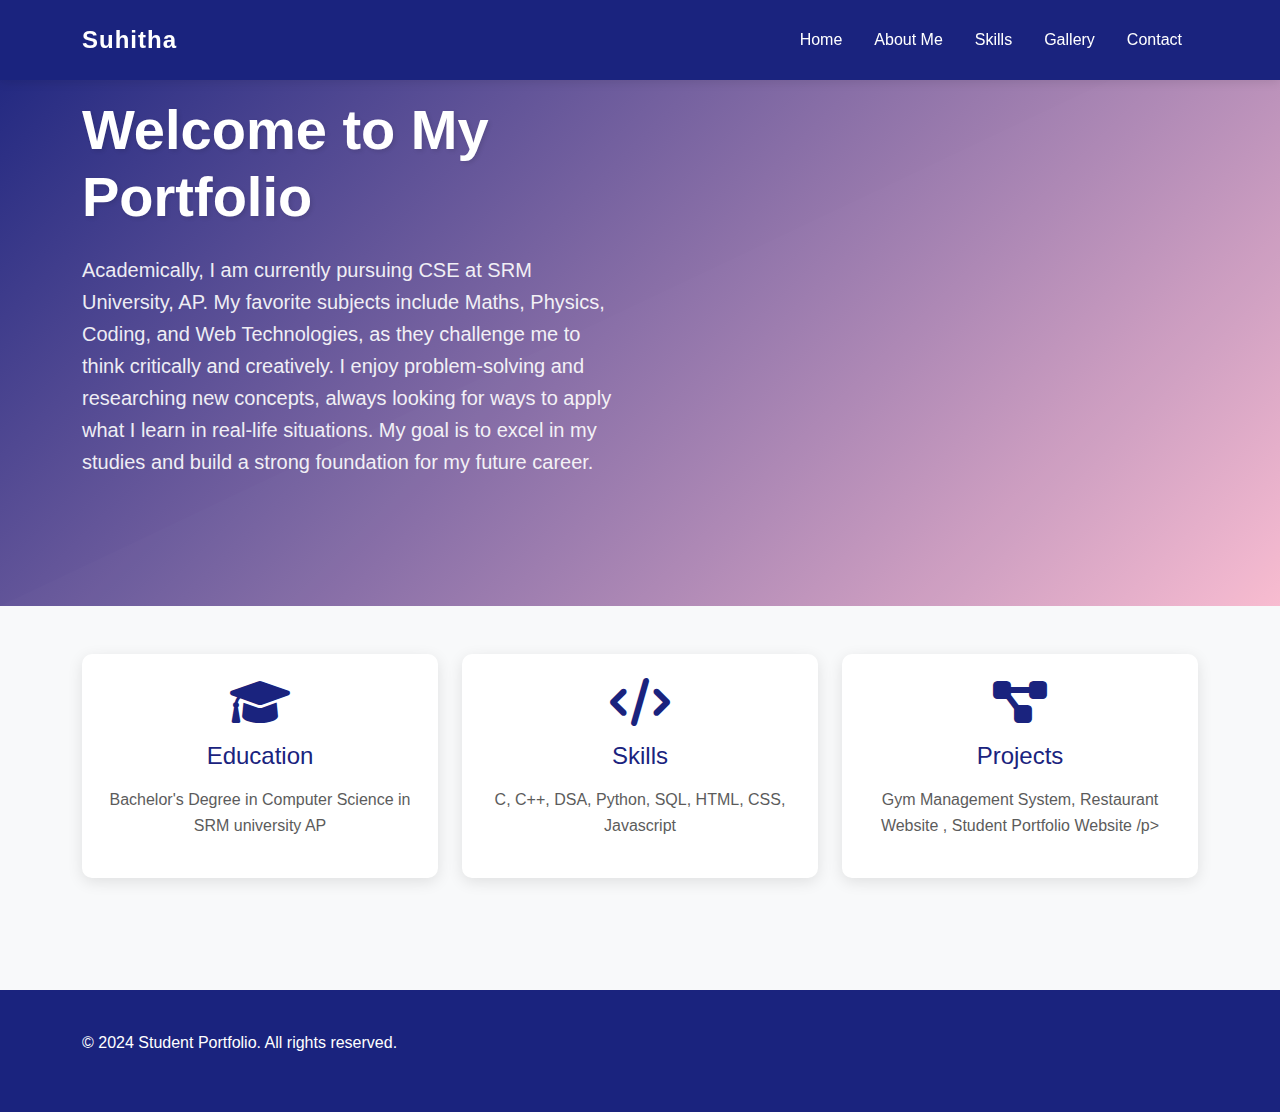
<file: index.html>
<!DOCTYPE html>
<html lang="en">
<head>
    <meta charset="UTF-8">
    <meta name="viewport" content="width=device-width, initial-scale=1.0">
    <title>Student Portfolio</title>
    <!-- Bootstrap CSS -->
    <link href="https://cdn.jsdelivr.net/npm/bootstrap@5.3.0/dist/css/bootstrap.min.css" rel="stylesheet">
    <!-- Custom CSS -->
    <link rel="stylesheet" href="css/style.css">
    <!-- Font Awesome -->
    <link rel="stylesheet" href="https://cdnjs.cloudflare.com/ajax/libs/font-awesome/6.0.0/css/all.min.css">
    <!-- Google Fonts -->
    <link href="https://fonts.googleapis.com/css2?family=Poppins:wght@300;400;500;600;700&display=swap" rel="stylesheet">
</head>
<body>
    <!-- Navigation -->
    <nav class="navbar navbar-expand-lg navbar-dark fixed-top">
        <div class="container">
            <a class="navbar-brand" href="index.html">Suhitha</a>
            <button class="navbar-toggler" type="button" data-bs-toggle="collapse" data-bs-target="#navbarNav">
                <span class="navbar-toggler-icon"></span>
            </button>
            <div class="collapse navbar-collapse" id="navbarNav">
                <ul class="navbar-nav ms-auto">
                    <li class="nav-item">
                        <a class="nav-link active" href="index.html">Home</a>
                    </li>
                    <li class="nav-item">
                        <a class="nav-link" href="about.html">About Me</a>
                    </li>
                    <li class="nav-item">
                        <a class="nav-link" href="skills.html">Skills</a>
                    </li>
                    <li class="nav-item">
                        <a class="nav-link" href="gallery.html">Gallery</a>
                    </li>
                    <li class="nav-item">
                        <a class="nav-link" href="contact.html">Contact</a>
                    </li>
                </ul>
            </div>
        </div>
    </nav>

    <!-- Hero Section -->
    <section class="hero">
        <div class="container">
            <div class="row align-items-center">
                <div class="col-lg-6">
                    <h1>Welcome to My Portfolio</h1>
                    <p class="lead">

                        Academically, I am currently pursuing CSE at SRM University, AP. My favorite subjects include Maths, Physics, Coding, and Web Technologies, as they challenge me to think critically and creatively. I enjoy problem-solving and researching new concepts, always looking for ways to apply what I learn in real-life situations. My goal is to excel in my studies and build a strong foundation for my future career.</p>
                    
                </div>
                
            </div>
        </div>
    </section>

    <!-- Features Section -->
    <section class="py-5">
        <div class="container">
            <div class="row g-4">
                <div class="col-md-4">
                    <div class="feature-card text-center p-4">
                        <i class="fas fa-graduation-cap fa-3x mb-3" style="color: var(--primary-color);"></i>
                        <h3>Education</h3>
                        <p>Bachelor's Degree in Computer Science in SRM university AP</p>
                    </div>
                </div>
                <div class="col-md-4">
                    <div class="feature-card text-center p-4">
                        <i class="fas fa-code fa-3x mb-3" style="color: var(--primary-color);"></i>
                        <h3>Skills</h3>
                        <p>C, C++, DSA, Python, SQL, HTML, CSS, Javascript
                        </p>
                    </div>
                </div>
                <div class="col-md-4">
                    <div class="feature-card text-center p-4">
                        <i class="fas fa-project-diagram fa-3x mb-3" style="color: var(--primary-color);"></i>
                        <h3>Projects</h3>
                        <p>Gym Management System, Restaurant Website , Student Portfolio Website /p>
                    </div>
                </div>
            </div>
        </div>
    </section>

    <!-- Footer -->
    <footer class="footer">
        <div class="container">
            <div class="row">
                <div class="col-md-6">
                    <p>&copy; 2024 Student Portfolio. All rights reserved.</p>
                </div>
                
            </div>
        </div>
    </footer>

    <!-- Bootstrap JS -->
    <script src="https://cdn.jsdelivr.net/npm/bootstrap@5.3.0/dist/js/bootstrap.bundle.min.js"></script>
    <!-- Custom JS -->
    <script src="js/main.js"></script>
</body>
</html>
</file>
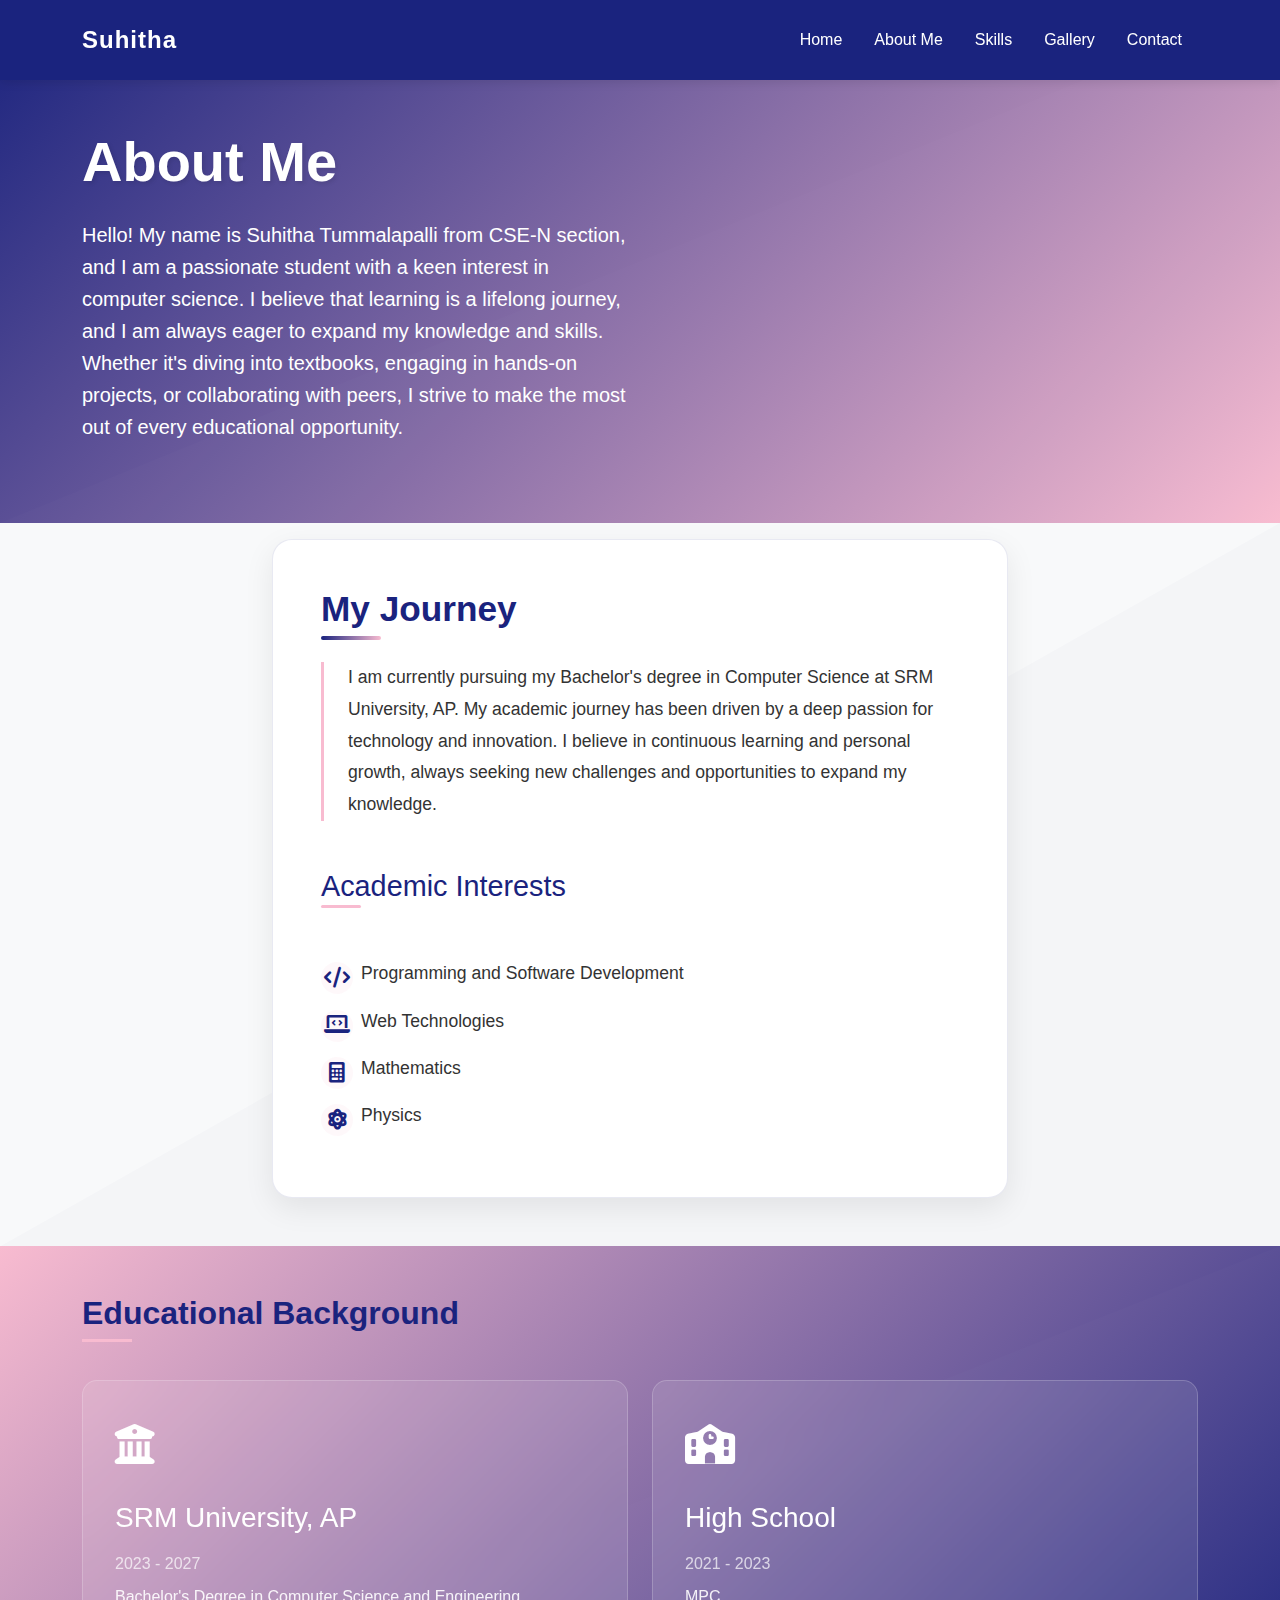
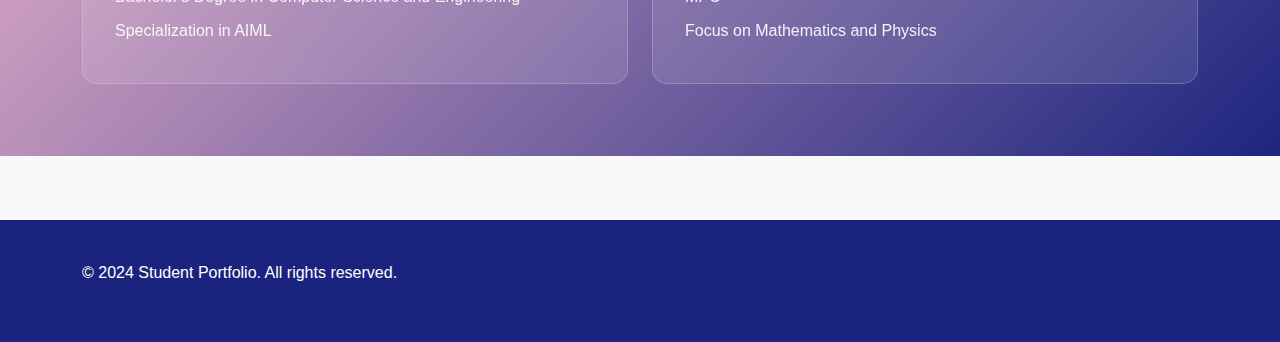
<file: about.html>
<!DOCTYPE html>
<html lang="en">
<head>
    <meta charset="UTF-8">
    <meta name="viewport" content="width=device-width, initial-scale=1.0">
    <title>About Me - Student Portfolio</title>
    <!-- Bootstrap CSS -->
    <link href="https://cdn.jsdelivr.net/npm/bootstrap@5.3.0/dist/css/bootstrap.min.css" rel="stylesheet">
    <!-- Custom CSS -->
    <link rel="stylesheet" href="css/style.css">
    <!-- Font Awesome -->
    <link rel="stylesheet" href="https://cdnjs.cloudflare.com/ajax/libs/font-awesome/6.0.0/css/all.min.css">
    <!-- Google Fonts -->
    <link href="https://fonts.googleapis.com/css2?family=Poppins:wght@300;400;500;600;700&display=swap" rel="stylesheet">
</head>
<body>
    <!-- Navigation -->
    <nav class="navbar navbar-expand-lg navbar-dark fixed-top">
        <div class="container">
            <a class="navbar-brand" href="index.html">Suhitha</a>
            <button class="navbar-toggler" type="button" data-bs-toggle="collapse" data-bs-target="#navbarNav">
                <span class="navbar-toggler-icon"></span>
            </button>
            <div class="collapse navbar-collapse" id="navbarNav">
                <ul class="navbar-nav ms-auto">
                    <li class="nav-item">
                        <a class="nav-link" href="index.html">Home</a>
                    </li>
                    <li class="nav-item">
                        <a class="nav-link active" href="about.html">About Me</a>
                    </li>
                    <li class="nav-item">
                        <a class="nav-link" href="skills.html">Skills</a>
                    </li>
                    <li class="nav-item">
                        <a class="nav-link" href="gallery.html">Gallery</a>
                    </li>
                    <li class="nav-item">
                        <a class="nav-link" href="contact.html">Contact</a>
                    </li>
                </ul>
            </div>
        </div>
    </nav>

    <!-- About Hero Section -->
    <section class="about-hero">
        <div class="container">
            <div class="row align-items-center">
                <div class="col-lg-6">
                    <h1 class="display-4 fw-bold">About Me</h1>
                    <p class="lead">Hello! My name is Suhitha Tummalapalli from CSE-N section, and I am a passionate student with a keen interest in computer science. I believe that learning is a lifelong journey, and I am always eager to expand my knowledge and skills. Whether it's diving into textbooks, engaging in hands-on projects, or collaborating with peers, I strive to make the most out of every educational opportunity.</p>
                </div>
                
            </div>
        </div>
    </section>

    <!-- About Content Section -->
    <section class="about-content py-5">
        <div class="container">
            <div class="row">
                <div class="col-lg-8 mx-auto">
                    <div class="about-card">
                        <h2 class="section-title">My Journey</h2>
                        <p>I am currently pursuing my Bachelor's degree in Computer Science at SRM University, AP. My academic journey has been driven by a deep passion for technology and innovation. I believe in continuous learning and personal growth, always seeking new challenges and opportunities to expand my knowledge.</p>
                        
                        <h3 class="mt-4">Academic Interests</h3>
                        <ul class="interests-list">
                            <li><i class="fas fa-code"></i> Programming and Software Development</li>
                            <li><i class="fas fa-laptop-code"></i> Web Technologies</li>
                            <li><i class="fas fa-calculator"></i> Mathematics</li>
                            <li><i class="fas fa-atom"></i> Physics</li>
                        </ul>
                    </div>
                </div>
            </div>
        </div>
    </section>

    <!-- Education Section -->
    <section class="education-section py-5">
        <div class="container">
            <h2 class="section-title text-center mb-5">Educational Background</h2>
            <div class="row">
                <div class="col-md-6 mb-4">
                    <div class="education-card">
                        <div class="education-icon">
                            <i class="fas fa-university"></i>
                        </div>
                        <h3>SRM University, AP</h3>
                        <p class="text-muted">2023 - 2027</p>
                        <p>Bachelor's Degree in Computer Science and Engineering</p>
                        <p>Specialization in AIML</p>
                    </div>
                </div>
                <div class="col-md-6 mb-4">
                    <div class="education-card">
                        <div class="education-icon">
                            <i class="fas fa-school"></i>
                        </div>
                        <h3>High School</h3>
                        <p class="text-muted">2021 - 2023</p>
                        <p>MPC</p>
                        <p>Focus on Mathematics and Physics</p>
                    </div>
                </div>
            </div>
        </div>
    </section>

    <!-- Footer -->
    <footer class="footer">
        <div class="container">
            <div class="row">
                <div class="col-md-6">
                    <p>&copy; 2024 Student Portfolio. All rights reserved.</p>
                </div>
                
            </div>
        </div>
    </footer>

    <!-- Bootstrap JS -->
    <script src="https://cdn.jsdelivr.net/npm/bootstrap@5.3.0/dist/js/bootstrap.bundle.min.js"></script>
    <!-- Custom JS -->
    <script src="js/main.js"></script>
</body>
</html>
</file>
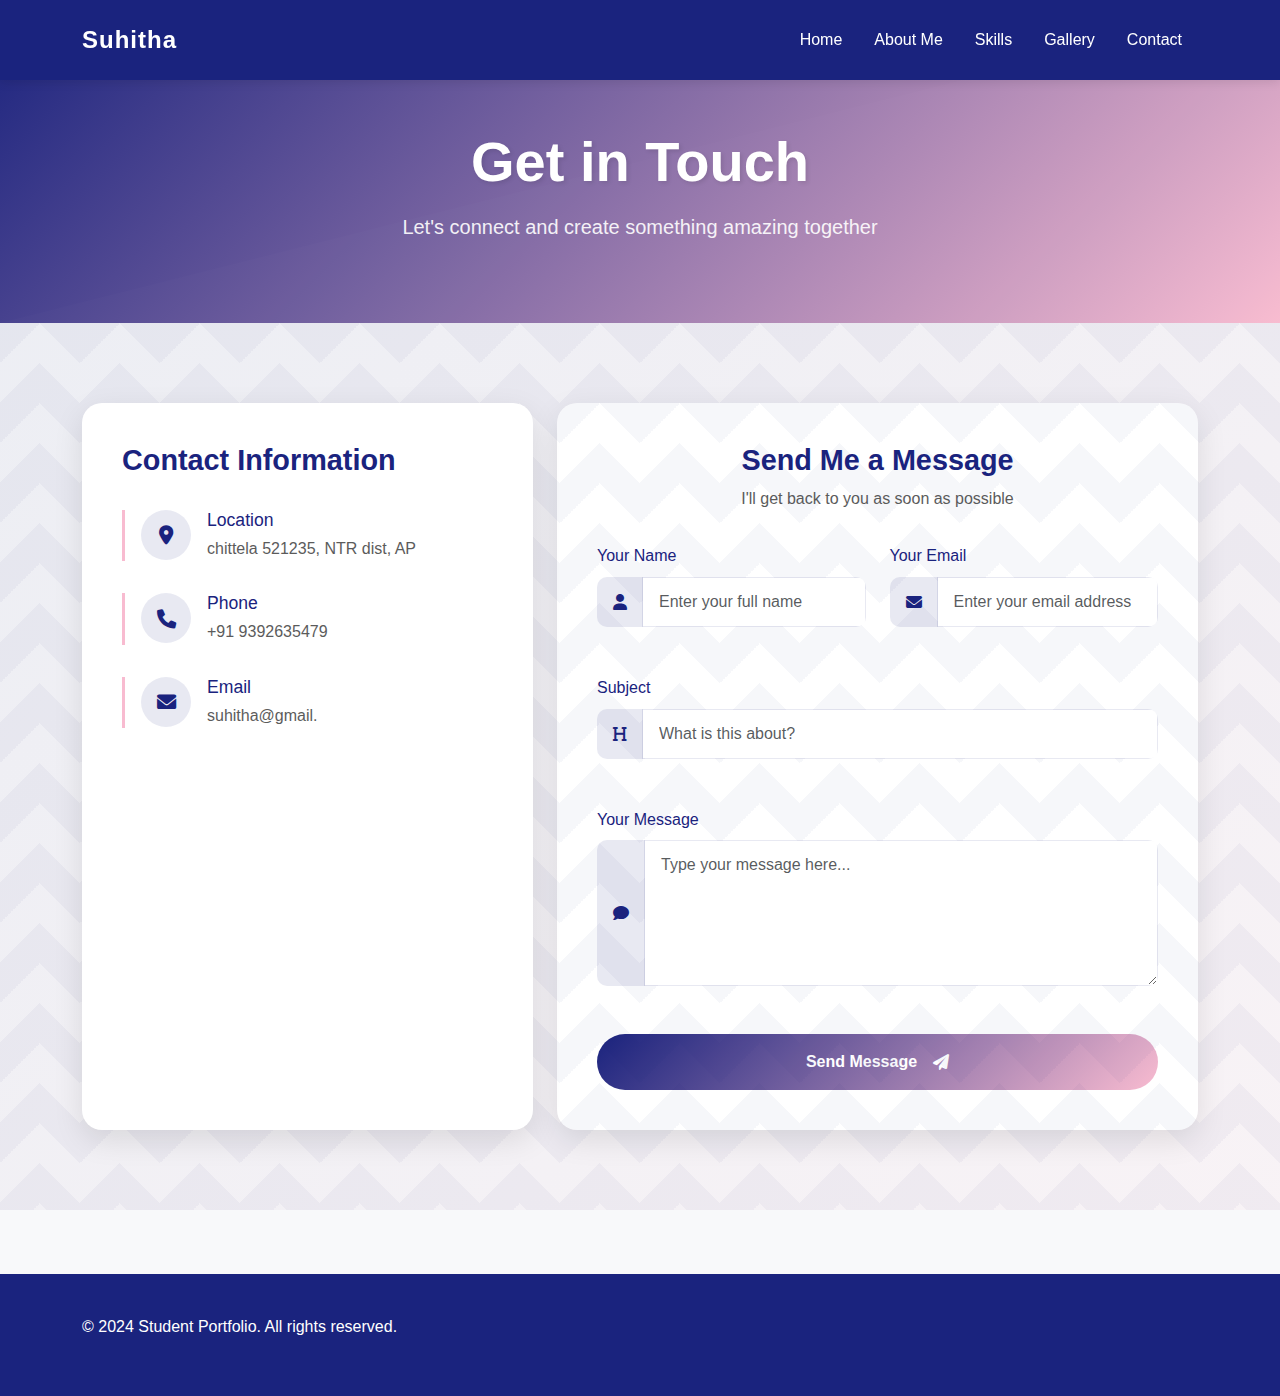
<file: contact.html>
<!DOCTYPE html>
<html lang="en">
<head>
    <meta charset="UTF-8">
    <meta name="viewport" content="width=device-width, initial-scale=1.0">
    <title>Contact - Student Portfolio</title>
    <!-- Bootstrap CSS -->
    <link href="https://cdn.jsdelivr.net/npm/bootstrap@5.3.0/dist/css/bootstrap.min.css" rel="stylesheet">
    <!-- Custom CSS -->
    <link rel="stylesheet" href="css/style.css">
    <!-- Font Awesome -->
    <link rel="stylesheet" href="https://cdnjs.cloudflare.com/ajax/libs/font-awesome/6.0.0/css/all.min.css">
    <!-- Google Fonts -->
    <link href="https://fonts.googleapis.com/css2?family=Poppins:wght@300;400;500;600;700&display=swap" rel="stylesheet">
</head>
<body>
    <!-- Navigation -->
    <nav class="navbar navbar-expand-lg navbar-dark fixed-top">
        <div class="container">
            <a class="navbar-brand" href="index.html">Suhitha</a>
            <button class="navbar-toggler" type="button" data-bs-toggle="collapse" data-bs-target="#navbarNav">
                <span class="navbar-toggler-icon"></span>
            </button>
            <div class="collapse navbar-collapse" id="navbarNav">
                <ul class="navbar-nav ms-auto">
                    <li class="nav-item">
                        <a class="nav-link" href="index.html">Home</a>
                    </li>
                    <li class="nav-item">
                        <a class="nav-link" href="about.html">About Me</a>
                    </li>
                    <li class="nav-item">
                        <a class="nav-link" href="skills.html">Skills</a>
                    </li>
                    <li class="nav-item">
                        <a class="nav-link" href="gallery.html">Gallery</a>
                    </li>
                    <li class="nav-item">
                        <a class="nav-link active" href="contact.html">Contact</a>
                    </li>
                </ul>
            </div>
        </div>
    </nav>

    <!-- Contact Hero Section -->
    <section class="contact-hero">
        <div class="container">
            <div class="row align-items-center">
                <div class="col-lg-12 text-center">
                    <h1 class="display-4 fw-bold">Get in Touch</h1>
                    <p class="lead">Let's connect and create something amazing together</p>
                </div>
            </div>
        </div>
    </section>

    <!-- Contact Section -->
    <section class="contact-section">
        <div class="container">
            <div class="row g-4 justify-content-center">
                <div class="col-lg-5">
                    <div class="contact-info-card">
                        <div class="contact-info-header">
                            <h3>Contact Information</h3>
                        </div>
                        <div class="contact-info-body">
                            <div class="contact-info-item">
                                <div class="contact-icon">
                                    <i class="fas fa-map-marker-alt"></i>
                                </div>
                                <div class="contact-details">
                                    <h4>Location</h4>
                                    <p>chittela 521235, NTR dist, AP</p>
                                </div>
                            </div>
                            <div class="contact-info-item">
                                <div class="contact-icon">
                                    <i class="fas fa-phone"></i>
                                </div>
                                <div class="contact-details">
                                    <h4>Phone</h4>
                                    <p>+91 9392635479</p>
                                </div>
                            </div>
                            <div class="contact-info-item">
                                <div class="contact-icon">
                                    <i class="fas fa-envelope"></i>
                                </div>
                                <div class="contact-details">
                                    <h4>Email</h4>
                                    <p>suhitha@gmail.</p>
                                </div>
                            </div>
                        </div>
                        
                    </div>
                </div>
                <div class="col-lg-7">
                    <div class="contact-form-card">
                        <div class="contact-form-header">
                            <h3>Send Me a Message</h3>
                            <p>I'll get back to you as soon as possible</p>
                        </div>
                        <form id="contactForm" action="contact.php" method="POST" class="contact-form">
                            <div class="row g-4">
                                <div class="col-md-6">
                                    <div class="form-group">
                                        <label for="name">Your Name</label>
                                        <div class="input-group">
                                            <span class="input-group-text"><i class="fas fa-user"></i></span>
                                            <input type="text" class="form-control" id="name" name="name" placeholder="Enter your full name" required>
                                        </div>
                                    </div>
                                </div>
                                <div class="col-md-6">
                                    <div class="form-group">
                                        <label for="email">Your Email</label>
                                        <div class="input-group">
                                            <span class="input-group-text"><i class="fas fa-envelope"></i></span>
                                            <input type="email" class="form-control" id="email" name="email" placeholder="Enter your email address" required>
                                        </div>
                                    </div>
                                </div>
                                <div class="col-12">
                                    <div class="form-group">
                                        <label for="subject">Subject</label>
                                        <div class="input-group">
                                            <span class="input-group-text"><i class="fas fa-heading"></i></span>
                                            <input type="text" class="form-control" id="subject" name="subject" placeholder="What is this about?" required>
                                        </div>
                                    </div>
                                </div>
                                <div class="col-12">
                                    <div class="form-group">
                                        <label for="message">Your Message</label>
                                        <div class="input-group">
                                            <span class="input-group-text"><i class="fas fa-comment"></i></span>
                                            <textarea class="form-control" id="message" name="message" rows="5" placeholder="Type your message here..." required></textarea>
                                        </div>
                                    </div>
                                </div>
                                <div class="col-12">
                                    <button onclick="sendMessage()" type="button" class="btn btn-send" style="cursor: pointer;">
                                        <span>Send Message</span>
                                        <i class="fas fa-paper-plane ms-2"></i>
                                    </button>
                                </div>
                            </div>
                        </form>
                    </div>
                </div>
            </div>
        </div>
    </section>

    <!-- Footer -->
    <footer class="footer">
        <div class="container">
            <div class="row">
                <div class="col-md-6">
                    <p>&copy; 2024 Student Portfolio. All rights reserved.</p>
                </div>
               
            </div>
        </div>
    </footer>

    <!-- Bootstrap JS -->
    <script src="https://cdn.jsdelivr.net/npm/bootstrap@5.3.0/dist/js/bootstrap.bundle.min.js"></script>
    <!-- Custom JS -->
    <script src="js/main.js"></script>
    <script>
        function sendMessage() {
            // Get all form values
            var name = document.getElementById('name').value;
            var email = document.getElementById('email').value;
            var subject = document.getElementById('subject').value;
            var message = document.getElementById('message').value;

            // Check if all fields are filled
            if(name === '' || email === '' || subject === '' || message === '') {
                alert('Please fill all fields');
                return;
            }

            // Create form data
            var formData = new FormData();
            formData.append('name', name);
            formData.append('email', email);
            formData.append('subject', subject);
            formData.append('message', message);

            // Send data to PHP file
            fetch('contact.php', {
                method: 'POST',
                body: formData
            })
            .then(function(response) {
                return response.json();
            })
            .then(function(data) {
                alert('Message sent successfully!');
                document.getElementById('contactForm').reset();
                window.location.reload();
            })
            .catch(function(error) {
                alert('Error sending message. Please try again.');
                console.error('Error:', error);
            });
        }
    </script>
</body>
</html>
</file>
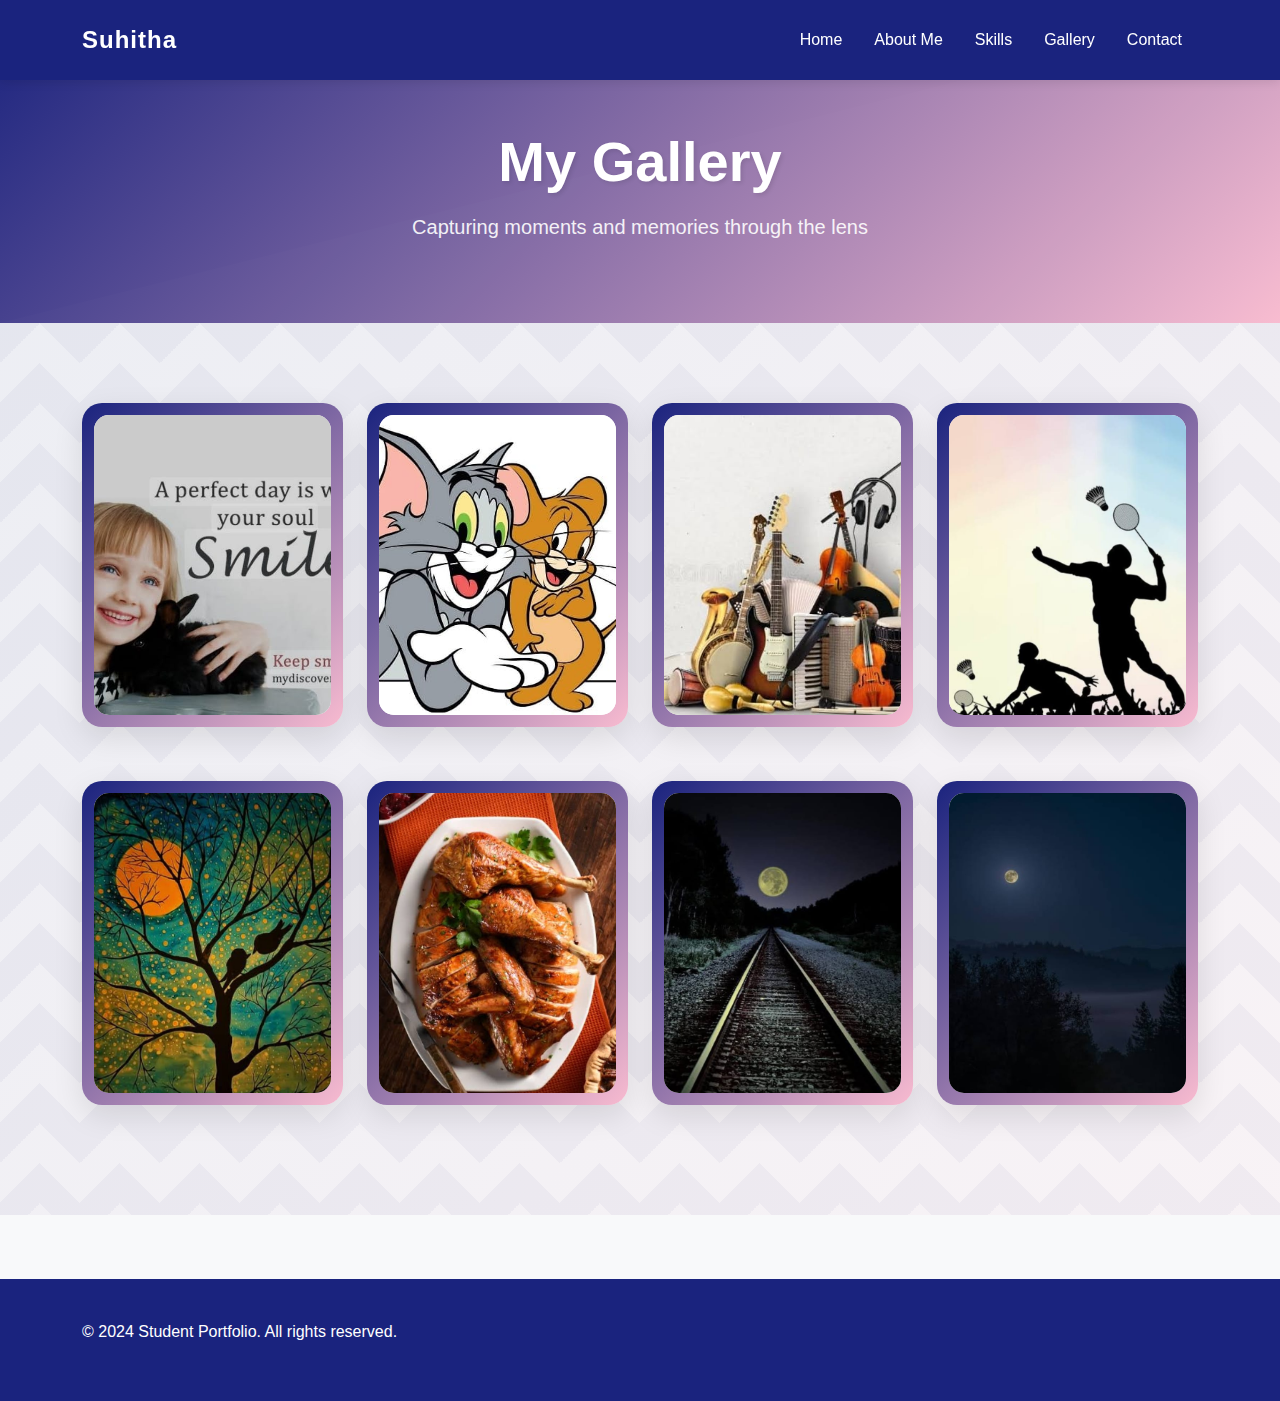
<file: gallery.html>
<!DOCTYPE html>
<html lang="en">
<head>
    <meta charset="UTF-8">
    <meta name="viewport" content="width=device-width, initial-scale=1.0">
    <title>Gallery - Student Portfolio</title>
    <!-- Bootstrap CSS -->
    <link href="https://cdn.jsdelivr.net/npm/bootstrap@5.3.0/dist/css/bootstrap.min.css" rel="stylesheet">
    <!-- Custom CSS -->
    <link rel="stylesheet" href="css/style.css">
    <!-- Font Awesome -->
    <link rel="stylesheet" href="https://cdnjs.cloudflare.com/ajax/libs/font-awesome/6.0.0/css/all.min.css">
    <!-- Google Fonts -->
    <link href="https://fonts.googleapis.com/css2?family=Poppins:wght@300;400;500;600;700&display=swap" rel="stylesheet">
</head>
<body>
    <!-- Navigation -->
    <nav class="navbar navbar-expand-lg navbar-dark fixed-top">
        <div class="container">
            <a class="navbar-brand" href="index.html">Suhitha</a>
            <button class="navbar-toggler" type="button" data-bs-toggle="collapse" data-bs-target="#navbarNav">
                <span class="navbar-toggler-icon"></span>
            </button>
            <div class="collapse navbar-collapse" id="navbarNav">
                <ul class="navbar-nav ms-auto">
                    <li class="nav-item">
                        <a class="nav-link" href="index.html">Home</a>
                    </li>
                    <li class="nav-item">
                        <a class="nav-link" href="about.html">About Me</a>
                    </li>
                    <li class="nav-item">
                        <a class="nav-link" href="skills.html">Skills</a>
                    </li>
                    <li class="nav-item">
                        <a class="nav-link active" href="gallery.html">Gallery</a>
                    </li>
                    <li class="nav-item">
                        <a class="nav-link" href="contact.html">Contact</a>
                    </li>
                </ul>
            </div>
        </div>
    </nav>

    <!-- Gallery Hero Section -->
    <section class="gallery-hero">
        <div class="container">
            <div class="row align-items-center">
                <div class="col-lg-12 text-center">
                    <h1 class="display-4 fw-bold">My Gallery</h1>
                    <p class="lead">Capturing moments and memories through the lens</p>
                </div>
            </div>
        </div>
    </section>

    <!-- Gallery Section -->
    <section class="gallery-section">
        <div class="container">
            <div class="row g-4">
                <!-- Gallery Item 1 -->
                <div class="col-md-6 col-lg-3">
                    <div class="gallery-item">
                        <div class="gallery-image">
                            <img src="s1.jpg" alt="Gallery Image 1" class="img-fluid">
                            <div class="gallery-overlay">
                                <div class="gallery-icon">
                                    <i class="fas fa-expand"></i>
                                </div>
                            </div>
                        </div>
                    </div>
                </div>
                <!-- Gallery Item 2 -->
                <div class="col-md-6 col-lg-3">
                    <div class="gallery-item">
                        <div class="gallery-image">
                            <img src="s2.jpg" alt="Gallery Image 2" class="img-fluid">
                            <div class="gallery-overlay">
                                <div class="gallery-icon">
                                    <i class="fas fa-expand"></i>
                                </div>
                            </div>
                        </div>
                    </div>
                </div>
                <!-- Gallery Item 3 -->
                <div class="col-md-6 col-lg-3">
                    <div class="gallery-item">
                        <div class="gallery-image">
                            <img src="s3.jpg" alt="Gallery Image 3" class="img-fluid">
                            <div class="gallery-overlay">
                                <div class="gallery-icon">
                                    <i class="fas fa-expand"></i>
                                </div>
                            </div>
                        </div>
                    </div>
                </div>
                <!-- Gallery Item 4 -->
                <div class="col-md-6 col-lg-3">
                    <div class="gallery-item">
                        <div class="gallery-image">
                            <img src="s4.jpg" alt="Gallery Image 4" class="img-fluid">
                            <div class="gallery-overlay">
                                <div class="gallery-icon">
                                    <i class="fas fa-expand"></i>
                                </div>
                            </div>
                        </div>
                    </div>
                </div>
                <!-- Gallery Item 5 -->
                <div class="col-md-6 col-lg-3">
                    <div class="gallery-item">
                        <div class="gallery-image">
                            <img src="s5.jpg" alt="Gallery Image 5" class="img-fluid">
                            <div class="gallery-overlay">
                                <div class="gallery-icon">
                                    <i class="fas fa-expand"></i>
                                </div>
                            </div>
                        </div>
                    </div>
                </div>
                <!-- Gallery Item 6 -->
                <div class="col-md-6 col-lg-3">
                    <div class="gallery-item">
                        <div class="gallery-image">
                            <img src="s6.jpg" alt="Gallery Image 6" class="img-fluid">
                            <div class="gallery-overlay">
                                <div class="gallery-icon">
                                    <i class="fas fa-expand"></i>
                                </div>
                            </div>
                        </div>
                    </div>
                </div>
                <!-- Gallery Item 7 -->
                <div class="col-md-6 col-lg-3">
                    <div class="gallery-item">
                        <div class="gallery-image">
                            <img src="s7.jpg" alt="Gallery Image 7" class="img-fluid">
                            <div class="gallery-overlay">
                                <div class="gallery-icon">
                                    <i class="fas fa-expand"></i>
                                </div>
                            </div>
                        </div>
                    </div>
                </div>
                <!-- Gallery Item 8 -->
                <div class="col-md-6 col-lg-3">
                    <div class="gallery-item">
                        <div class="gallery-image">
                            <img src="s8.jpg" alt="Gallery Image 8" class="img-fluid">
                            <div class="gallery-overlay">
                                <div class="gallery-icon">
                                    <i class="fas fa-expand"></i>
                                </div>
                            </div>
                        </div>
                    </div>
                </div>
            </div>
        </div>
    </section>

    <!-- Footer -->
    <footer class="footer">
        <div class="container">
            <div class="row">
                <div class="col-md-6">
                    <p>&copy; 2024 Student Portfolio. All rights reserved.</p>
                </div>
                
            </div>
        </div>
    </footer>

    <!-- Bootstrap JS -->
    <script src="https://cdn.jsdelivr.net/npm/bootstrap@5.3.0/dist/js/bootstrap.bundle.min.js"></script>
    <!-- Custom JS -->
    <script src="js/main.js"></script>
</body>
</html>
</file>
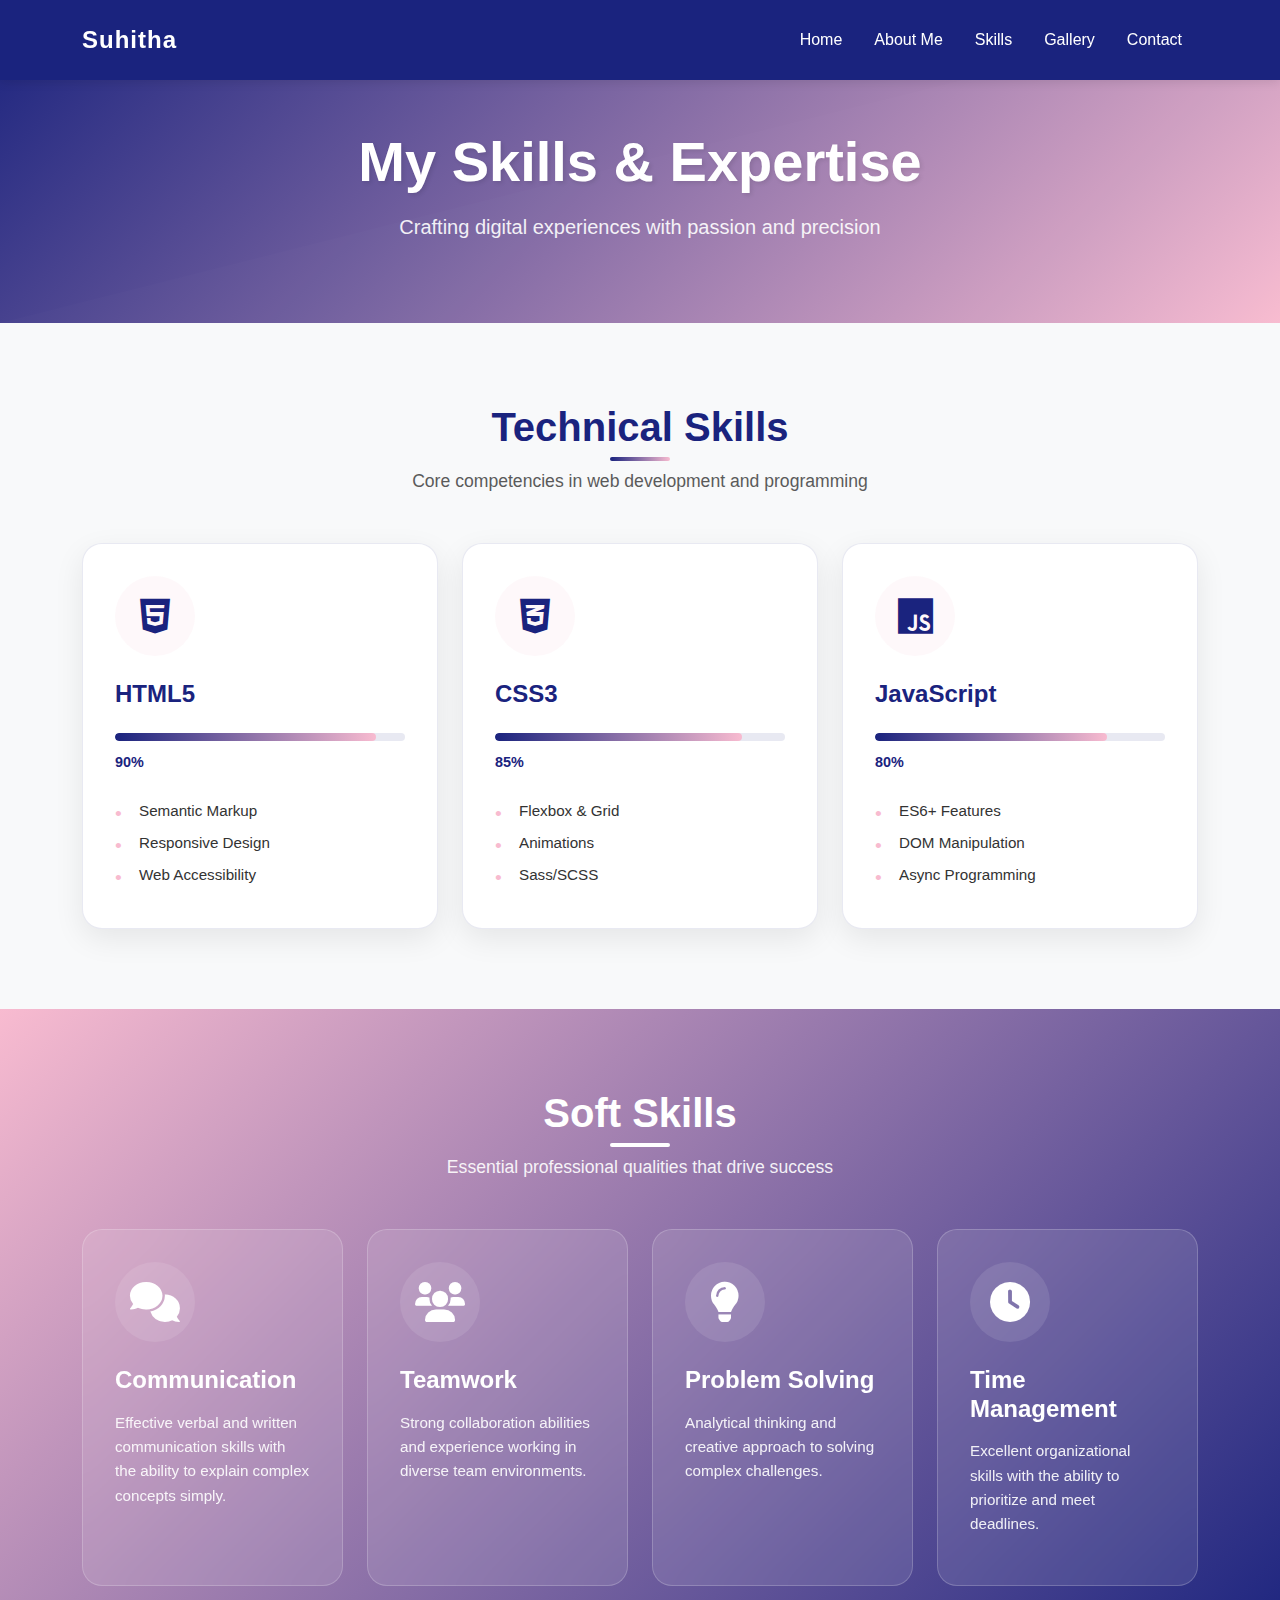
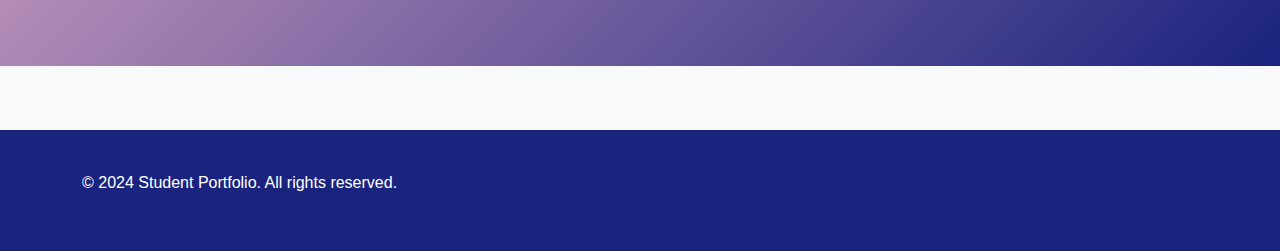
<file: skills.html>
<!DOCTYPE html>
<html lang="en">
<head>
    <meta charset="UTF-8">
    <meta name="viewport" content="width=device-width, initial-scale=1.0">
    <title>Skills - Student Portfolio</title>
    <!-- Bootstrap CSS -->
    <link href="https://cdn.jsdelivr.net/npm/bootstrap@5.3.0/dist/css/bootstrap.min.css" rel="stylesheet">
    <!-- Custom CSS -->
    <link rel="stylesheet" href="css/style.css">
    <!-- Font Awesome -->
    <link rel="stylesheet" href="https://cdnjs.cloudflare.com/ajax/libs/font-awesome/6.0.0/css/all.min.css">
    <!-- Google Fonts -->
    <link href="https://fonts.googleapis.com/css2?family=Poppins:wght@300;400;500;600;700&display=swap" rel="stylesheet">
</head>
<body>
    <!-- Navigation -->
    <nav class="navbar navbar-expand-lg navbar-dark fixed-top">
        <div class="container">
            <a class="navbar-brand" href="index.html">Suhitha</a>
            <button class="navbar-toggler" type="button" data-bs-toggle="collapse" data-bs-target="#navbarNav">
                <span class="navbar-toggler-icon"></span>
            </button>
            <div class="collapse navbar-collapse" id="navbarNav">
                <ul class="navbar-nav ms-auto">
                    <li class="nav-item">
                        <a class="nav-link" href="index.html">Home</a>
                    </li>
                    <li class="nav-item">
                        <a class="nav-link" href="about.html">About Me</a>
                    </li>
                    <li class="nav-item">
                        <a class="nav-link active" href="skills.html">Skills</a>
                    </li>
                    <li class="nav-item">
                        <a class="nav-link" href="gallery.html">Gallery</a>
                    </li>
                    <li class="nav-item">
                        <a class="nav-link" href="contact.html">Contact</a>
                    </li>
                </ul>
            </div>
        </div>
    </nav>

    <!-- Skills Hero Section -->
    <section class="skills-hero">
        <div class="container">
            <div class="row align-items-center">
                <div class="col-lg-12 text-center">
                    <h1 class="display-4 fw-bold">My Skills & Expertise</h1>
                    <p class="lead">Crafting digital experiences with passion and precision</p>
                </div>
            </div>
        </div>
    </section>

    <!-- Technical Skills Section -->
    <section class="skills-section">
        <div class="container">
            <div class="section-header text-center">
                <h2>Technical Skills</h2>
                <p class="section-subtitle">Core competencies in web development and programming</p>
            </div>
            
            <div class="row g-4">
                <div class="col-md-4">
                    <div class="skill-card technical">
                        <div class="skill-icon">
                            <i class="fab fa-html5"></i>
                        </div>
                        <h3>HTML5</h3>
                        <div class="skill-level">
                            <div class="skill-progress" data-level="90">
                                <div class="progress-bar"></div>
                            </div>
                            <span class="skill-percentage">90%</span>
                        </div>
                        <ul class="skill-details">
                            <li>Semantic Markup</li>
                            <li>Responsive Design</li>
                            <li>Web Accessibility</li>
                        </ul>
                    </div>
                </div>
                
                <div class="col-md-4">
                    <div class="skill-card technical">
                        <div class="skill-icon">
                            <i class="fab fa-css3-alt"></i>
                        </div>
                        <h3>CSS3</h3>
                        <div class="skill-level">
                            <div class="skill-progress" data-level="85">
                                <div class="progress-bar"></div>
                            </div>
                            <span class="skill-percentage">85%</span>
                        </div>
                        <ul class="skill-details">
                            <li>Flexbox & Grid</li>
                            <li>Animations</li>
                            <li>Sass/SCSS</li>
                        </ul>
                    </div>
                </div>
                
                <div class="col-md-4">
                    <div class="skill-card technical">
                        <div class="skill-icon">
                            <i class="fab fa-js"></i>
                        </div>
                        <h3>JavaScript</h3>
                        <div class="skill-level">
                            <div class="skill-progress" data-level="80">
                                <div class="progress-bar"></div>
                            </div>
                            <span class="skill-percentage">80%</span>
                        </div>
                        <ul class="skill-details">
                            <li>ES6+ Features</li>
                            <li>DOM Manipulation</li>
                            <li>Async Programming</li>
                        </ul>
                    </div>
                </div>
            </div>
        </div>
    </section>

    <!-- Soft Skills Section -->
    <section class="soft-skills-section">
        <div class="container">
            <div class="section-header text-center">
                <h2>Soft Skills</h2>
                <p class="section-subtitle">Essential professional qualities that drive success</p>
            </div>
            
            <div class="row g-4">
                <div class="col-md-3">
                    <div class="skill-card soft">
                        <div class="skill-icon">
                            <i class="fas fa-comments"></i>
                        </div>
                        <h3>Communication</h3>
                        <p>Effective verbal and written communication skills with the ability to explain complex concepts simply.</p>
                    </div>
                </div>
                
                <div class="col-md-3">
                    <div class="skill-card soft">
                        <div class="skill-icon">
                            <i class="fas fa-users"></i>
                        </div>
                        <h3>Teamwork</h3>
                        <p>Strong collaboration abilities and experience working in diverse team environments.</p>
                    </div>
                </div>
                
                <div class="col-md-3">
                    <div class="skill-card soft">
                        <div class="skill-icon">
                            <i class="fas fa-lightbulb"></i>
                        </div>
                        <h3>Problem Solving</h3>
                        <p>Analytical thinking and creative approach to solving complex challenges.</p>
                    </div>
                </div>
                
                <div class="col-md-3">
                    <div class="skill-card soft">
                        <div class="skill-icon">
                            <i class="fas fa-clock"></i>
                        </div>
                        <h3>Time Management</h3>
                        <p>Excellent organizational skills with the ability to prioritize and meet deadlines.</p>
                    </div>
                </div>
            </div>
        </div>
    </section>

    <!-- Footer -->
    <footer class="footer">
        <div class="container">
            <div class="row">
                <div class="col-md-6">
                    <p>&copy; 2024 Student Portfolio. All rights reserved.</p>
                </div>
                
            </div>
        </div>
    </footer>

    <!-- Bootstrap JS -->
    <script src="https://cdn.jsdelivr.net/npm/bootstrap@5.3.0/dist/js/bootstrap.bundle.min.js"></script>
    <!-- Custom JS -->
    <script src="js/main.js"></script>
</body>
</html>
</file>
<file: css/style.css>
:root {
    --primary-color: #1a237e; /* Dark Blue */
    --secondary-color: #f8bbd0; /* Light Pink */
    --text-color: #333;
    --light-text: #fff;
    --light-bg: #f8f9fa;
    --dark-bg: #1a237e;
}

body {
    font-family: 'Segoe UI', Tahoma, Geneva, Verdana, sans-serif;
    color: var(--text-color);
    background-color: var(--light-bg);
    line-height: 1.6;
}

/* Navigation */
.navbar {
    background-color: var(--primary-color);
    padding: 1rem 0;
    box-shadow: 0 2px 10px rgba(0, 0, 0, 0.1);
}

.navbar-brand {
    font-size: 1.5rem;
    font-weight: bold;
    color: var(--light-text) !important;
    letter-spacing: 1px;
}

.nav-link {
    color: var(--light-text) !important;
    margin: 0 0.5rem;
    transition: all 0.3s ease;
    font-weight: 500;
    position: relative;
}

.nav-link::after {
    content: '';
    position: absolute;
    width: 0;
    height: 2px;
    bottom: 0;
    left: 0;
    background-color: var(--secondary-color);
    transition: width 0.3s ease;
}

.nav-link:hover::after {
    width: 100%;
}

.nav-link:hover {
    color: var(--secondary-color) !important;
}

/* Hero Section */
.hero {
    padding: 6rem 0;
    background: linear-gradient(135deg, var(--primary-color) 0%, var(--secondary-color) 100%);
    color: var(--light-text);
    position: relative;
    overflow: hidden;
}

.hero::before {
    content: '';
    position: absolute;
    top: 0;
    left: 0;
    width: 100%;
    height: 100%;
    background: url('data:image/svg+xml;utf8,<svg xmlns="http://www.w3.org/2000/svg" viewBox="0 0 100 100" preserveAspectRatio="none"><polygon fill="rgba(255,255,255,0.1)" points="0,100 100,0 100,100"/></svg>');
    background-size: cover;
    opacity: 0.1;
}

.hero h1 {
    font-size: 3.5rem;
    font-weight: 700;
    margin-bottom: 1.5rem;
    line-height: 1.2;
    text-shadow: 2px 2px 4px rgba(0, 0, 0, 0.1);
}

.hero .lead {
    font-size: 1.25rem;
    margin-bottom: 2rem;
    opacity: 0.9;
}

.hero img {
    max-width: 350px;
    border: 8px solid var(--light-text);
    box-shadow: 0 10px 30px rgba(0, 0, 0, 0.2);
    transition: transform 0.3s ease;
}

.hero img:hover {
    transform: scale(1.05);
}

/* Buttons */
.btn-primary {
    background-color: var(--secondary-color);
    border-color: var(--secondary-color);
    color: var(--primary-color);
    padding: 0.75rem 2.5rem;
    font-weight: 600;
    border-radius: 50px;
    transition: all 0.3s ease;
    box-shadow: 0 4px 15px rgba(0, 0, 0, 0.1);
}

.btn-primary:hover {
    background-color: var(--primary-color);
    border-color: var(--primary-color);
    color: var(--light-text);
    transform: translateY(-2px);
    box-shadow: 0 6px 20px rgba(0, 0, 0, 0.15);
}

/* Footer */
.footer {
    background-color: var(--primary-color);
    color: var(--light-text);
    padding: 2.5rem 0;
    margin-top: 4rem;
}

.social-icon {
    color: var(--light-text);
    font-size: 1.5rem;
    margin-left: 1.5rem;
    transition: all 0.3s ease;
    display: inline-block;
}

.social-icon:hover {
    color: var(--secondary-color);
    transform: translateY(-3px);
}

/* Responsive Design */
@media (max-width: 768px) {
    .hero {
        text-align: center;
        padding: 4rem 0;
    }

    .hero h1 {
        font-size: 2.5rem;
    }

    .hero img {
        margin-top: 2rem;
        max-width: 250px;
    }

    .footer {
        text-align: center;
    }

    .footer .text-end {
        text-align: center !important;
        margin-top: 1.5rem;
    }

    .social-icon {
        margin: 0 0.75rem;
    }
}

/* Additional Styles */
.section-title {
    color: var(--primary-color);
    font-weight: 700;
    margin-bottom: 2rem;
    position: relative;
    display: inline-block;
}

.section-title::after {
    content: '';
    position: absolute;
    width: 50px;
    height: 3px;
    background-color: var(--secondary-color);
    bottom: -10px;
    left: 0;
}

.text-center .section-title::after {
    left: 50%;
    transform: translateX(-50%);
}

/* Feature Cards */
.feature-card {
    background-color: var(--light-text);
    border-radius: 10px;
    box-shadow: 0 4px 15px rgba(0, 0, 0, 0.1);
    transition: all 0.3s ease;
    height: 100%;
}

.feature-card:hover {
    transform: translateY(-5px);
    box-shadow: 0 8px 25px rgba(0, 0, 0, 0.15);
}

.feature-card h3 {
    color: var(--primary-color);
    font-size: 1.5rem;
    margin-bottom: 1rem;
}

.feature-card p {
    color: var(--text-color);
    opacity: 0.8;
}

.feature-card i {
    transition: transform 0.3s ease;
}

.feature-card:hover i {
    transform: scale(1.1);
}

/* Button Styles */
.btn-outline-light {
    border: 2px solid var(--light-text);
    color: var(--light-text);
    padding: 0.75rem 2.5rem;
    font-weight: 600;
    border-radius: 50px;
    transition: all 0.3s ease;
}

.btn-outline-light:hover {
    background-color: var(--light-text);
    color: var(--primary-color);
    transform: translateY(-2px);
    box-shadow: 0 4px 15px rgba(0, 0, 0, 0.1);
}

/* About Hero Section */
.about-hero {
    padding: 8rem 0 4rem;
    background: linear-gradient(135deg, var(--primary-color) 0%, var(--secondary-color) 100%);
    color: var(--light-text);
    position: relative;
    overflow: hidden;
}

.about-hero::before {
    content: '';
    position: absolute;
    top: 0;
    left: 0;
    width: 100%;
    height: 100%;
    background: url('data:image/svg+xml;utf8,<svg xmlns="http://www.w3.org/2000/svg" viewBox="0 0 100 100" preserveAspectRatio="none"><polygon fill="rgba(255,255,255,0.1)" points="0,100 100,0 100,100"/></svg>');
    background-size: cover;
    opacity: 0.1;
}

.about-hero h1 {
    font-size: 3.5rem;
    font-weight: 700;
    margin-bottom: 1.5rem;
    line-height: 1.2;
    text-shadow: 2px 2px 4px rgba(0, 0, 0, 0.1);
}

.profile-image-container {
    position: relative;
    display: inline-block;
}

.profile-image-container img {
    max-width: 300px;
    border: 8px solid var(--light-text);
    box-shadow: 0 10px 30px rgba(0, 0, 0, 0.2);
    transition: transform 0.3s ease;
}

.profile-image-container:hover img {
    transform: scale(1.05);
}

/* About Content Section */
.about-content {
    background-color: var(--light-bg);
    position: relative;
    padding: 5rem 0;
}

.about-content::before {
    content: '';
    position: absolute;
    top: 0;
    left: 0;
    width: 100%;
    height: 100%;
    background: url('data:image/svg+xml;utf8,<svg xmlns="http://www.w3.org/2000/svg" viewBox="0 0 100 100" preserveAspectRatio="none"><polygon fill="rgba(26,35,126,0.03)" points="0,100 100,0 100,100"/></svg>');
    background-size: cover;
    opacity: 0.5;
}

.about-card {
    background-color: var(--light-text);
    border-radius: 20px;
    padding: 3rem;
    box-shadow: 0 10px 30px rgba(0, 0, 0, 0.08);
    margin-top: -2rem;
    position: relative;
    z-index: 1;
    border: 1px solid rgba(26, 35, 126, 0.1);
    transition: all 0.3s ease;
}

.about-card:hover {
    transform: translateY(-5px);
    box-shadow: 0 15px 35px rgba(0, 0, 0, 0.1);
}

.about-card h2 {
    color: var(--primary-color);
    margin-bottom: 2rem;
    font-size: 2.2rem;
    position: relative;
    display: inline-block;
}

.about-card h2::after {
    content: '';
    position: absolute;
    width: 60px;
    height: 4px;
    background: linear-gradient(90deg, var(--primary-color), var(--secondary-color));
    bottom: -10px;
    left: 0;
    border-radius: 2px;
}

.about-card p {
    font-size: 1.1rem;
    line-height: 1.8;
    color: var(--text-color);
    margin-bottom: 1.5rem;
    position: relative;
    padding-left: 1.5rem;
    border-left: 3px solid var(--secondary-color);
}

.about-card h3 {
    color: var(--primary-color);
    font-size: 1.8rem;
    margin: 2rem 0 1.5rem;
    position: relative;
    display: inline-block;
}

.about-card h3::after {
    content: '';
    position: absolute;
    width: 40px;
    height: 3px;
    background: var(--secondary-color);
    bottom: -5px;
    left: 0;
    border-radius: 2px;
}

.interests-list {
    list-style: none;
    padding: 0;
    margin-top: 2rem;
}

.interests-list li {
    margin-bottom: 1.2rem;
    padding-left: 2.5rem;
    position: relative;
    color: var(--text-color);
    font-size: 1.1rem;
    transition: all 0.3s ease;
}

.interests-list li:hover {
    transform: translateX(5px);
    color: var(--primary-color);
}

.interests-list li i {
    position: absolute;
    left: 0;
    top: 0.2rem;
    color: var(--primary-color);
    font-size: 1.3rem;
    background: rgba(248, 187, 208, 0.1);
    padding: 0.5rem;
    border-radius: 50%;
    width: 2rem;
    height: 2rem;
    display: flex;
    align-items: center;
    justify-content: center;
    transition: all 0.3s ease;
}

.interests-list li:hover i {
    background: var(--secondary-color);
    color: var(--primary-color);
    transform: rotate(10deg);
}

/* Education Section */
.education-section {
    background: linear-gradient(135deg, var(--secondary-color) 0%, var(--primary-color) 100%);
    color: var(--light-text);
    position: relative;
    overflow: hidden;
}

.education-section::before {
    content: '';
    position: absolute;
    top: 0;
    left: 0;
    width: 100%;
    height: 100%;
    background: url('data:image/svg+xml;utf8,<svg xmlns="http://www.w3.org/2000/svg" viewBox="0 0 100 100" preserveAspectRatio="none"><polygon fill="rgba(255,255,255,0.1)" points="0,100 100,0 100,100"/></svg>');
    background-size: cover;
    opacity: 0.1;
}

.education-card {
    background-color: rgba(255, 255, 255, 0.1);
    backdrop-filter: blur(10px);
    border-radius: 15px;
    padding: 2rem;
    height: 100%;
    transition: transform 0.3s ease;
    border: 1px solid rgba(255, 255, 255, 0.2);
}

.education-card:hover {
    transform: translateY(-5px);
}

.education-icon {
    font-size: 2.5rem;
    color: var(--light-text);
    margin-bottom: 1.5rem;
}

.education-card h3 {
    color: var(--light-text);
    margin-bottom: 1rem;
}

.education-card p {
    margin-bottom: 0.5rem;
    opacity: 0.9;
}

.education-card .text-muted {
    color: var(--light-text) !important;
    opacity: 0.7;
}

/* Responsive Design for About Page */
@media (max-width: 768px) {
    .about-content {
        padding: 3rem 0;
    }

    .about-card {
        padding: 2rem;
        margin-top: 0;
    }

    .about-card h2 {
        font-size: 1.8rem;
    }

    .about-card h3 {
        font-size: 1.5rem;
    }

    .about-card p {
        font-size: 1rem;
        padding-left: 1rem;
    }

    .interests-list li {
        font-size: 1rem;
        padding-left: 2rem;
    }
}

/* Skills Hero Section */
.skills-hero {
    padding: 8rem 0 4rem;
    background: linear-gradient(135deg, var(--primary-color) 0%, var(--secondary-color) 100%);
    color: var(--light-text);
    position: relative;
    overflow: hidden;
}

.skills-hero::before {
    content: '';
    position: absolute;
    top: 0;
    left: 0;
    width: 100%;
    height: 100%;
    background: url('data:image/svg+xml;utf8,<svg xmlns="http://www.w3.org/2000/svg" viewBox="0 0 100 100" preserveAspectRatio="none"><polygon fill="rgba(255,255,255,0.1)" points="0,100 100,0 100,100"/></svg>');
    background-size: cover;
    opacity: 0.1;
}

.skills-hero h1 {
    font-size: 3.5rem;
    font-weight: 700;
    margin-bottom: 1rem;
    text-shadow: 2px 2px 4px rgba(0, 0, 0, 0.1);
}

.skills-hero .lead {
    font-size: 1.25rem;
    opacity: 0.9;
}

/* Skills Sections */
.skills-section, .soft-skills-section {
    padding: 5rem 0;
    position: relative;
}

.skills-section {
    background-color: var(--light-bg);
}

.soft-skills-section {
    background: linear-gradient(135deg, var(--secondary-color) 0%, var(--primary-color) 100%);
    color: var(--light-text);
}

.section-header {
    margin-bottom: 3rem;
}

.section-header h2 {
    color: var(--primary-color);
    font-size: 2.5rem;
    font-weight: 700;
    margin-bottom: 1rem;
    position: relative;
    display: inline-block;
}

.soft-skills-section .section-header h2 {
    color: var(--light-text);
}

.section-header h2::after {
    content: '';
    position: absolute;
    width: 60px;
    height: 4px;
    background: linear-gradient(90deg, var(--primary-color), var(--secondary-color));
    bottom: -10px;
    left: 50%;
    transform: translateX(-50%);
    border-radius: 2px;
}

.soft-skills-section .section-header h2::after {
    background: var(--light-text);
}

.section-subtitle {
    color: var(--text-color);
    font-size: 1.1rem;
    opacity: 0.8;
}

.soft-skills-section .section-subtitle {
    color: var(--light-text);
    opacity: 0.9;
}

/* Skill Cards */
.skill-card {
    background: var(--light-text);
    border-radius: 20px;
    padding: 2rem;
    height: 100%;
    transition: all 0.3s ease;
    position: relative;
    overflow: hidden;
}

.skill-card.technical {
    border: 1px solid rgba(26, 35, 126, 0.1);
    box-shadow: 0 10px 30px rgba(0, 0, 0, 0.08);
}

.skill-card.soft {
    background: rgba(255, 255, 255, 0.1);
    backdrop-filter: blur(10px);
    border: 1px solid rgba(255, 255, 255, 0.2);
}

.skill-card:hover {
    transform: translateY(-5px);
}

.skill-card.technical:hover {
    box-shadow: 0 15px 35px rgba(0, 0, 0, 0.1);
}

.skill-icon {
    font-size: 2.5rem;
    margin-bottom: 1.5rem;
    color: var(--primary-color);
    background: rgba(248, 187, 208, 0.1);
    width: 80px;
    height: 80px;
    display: flex;
    align-items: center;
    justify-content: center;
    border-radius: 50%;
    transition: all 0.3s ease;
}

.skill-card:hover .skill-icon {
    background: var(--secondary-color);
    transform: rotate(10deg);
}

.soft-skills-section .skill-icon {
    color: var(--light-text);
    background: rgba(255, 255, 255, 0.1);
}

.skill-card h3 {
    color: var(--primary-color);
    font-size: 1.5rem;
    margin-bottom: 1rem;
    font-weight: 600;
}

.soft-skills-section .skill-card h3 {
    color: var(--light-text);
}

/* Skill Level */
.skill-level {
    margin: 1.5rem 0;
}

.skill-progress {
    height: 8px;
    background: rgba(26, 35, 126, 0.1);
    border-radius: 4px;
    overflow: hidden;
    position: relative;
    margin-bottom: 0.5rem;
}

.skill-progress .progress-bar {
    position: absolute;
    top: 0;
    left: 0;
    height: 100%;
    background: linear-gradient(90deg, var(--primary-color), var(--secondary-color));
    border-radius: 4px;
    transition: width 1.5s ease;
}

.skill-percentage {
    color: var(--primary-color);
    font-weight: 600;
    font-size: 0.9rem;
}

/* Skill Details */
.skill-details {
    list-style: none;
    padding: 0;
    margin: 0;
}

.skill-details li {
    margin-bottom: 0.5rem;
    padding-left: 1.5rem;
    position: relative;
    color: var(--text-color);
    font-size: 0.95rem;
}

.skill-details li::before {
    content: '•';
    color: var(--secondary-color);
    position: absolute;
    left: 0;
    font-size: 1.2rem;
}

.soft-skills-section .skill-card p {
    color: var(--light-text);
    opacity: 0.9;
    font-size: 0.95rem;
    line-height: 1.6;
}

/* Responsive Design */
@media (max-width: 768px) {
    .skills-hero {
        padding: 6rem 0 3rem;
    }

    .skills-hero h1 {
        font-size: 2.5rem;
    }

    .section-header h2 {
        font-size: 2rem;
    }

    .skill-card {
        padding: 1.5rem;
    }

    .skill-icon {
        width: 60px;
        height: 60px;
        font-size: 2rem;
    }

    .skill-card h3 {
        font-size: 1.3rem;
    }
}

/* Animation for Progress Bars */
@keyframes fillProgress {
    from { width: 0; }
    to { width: var(--progress); }
}

.skill-progress .progress-bar {
    animation: fillProgress 1.5s ease-out forwards;
}

/* Gallery Hero Section */
.gallery-hero {
    padding: 8rem 0 4rem;
    background: linear-gradient(135deg, var(--primary-color) 0%, var(--secondary-color) 100%);
    color: var(--light-text);
    position: relative;
    overflow: hidden;
}

.gallery-hero::before {
    content: '';
    position: absolute;
    top: 0;
    left: 0;
    width: 100%;
    height: 100%;
    background: url('data:image/svg+xml;utf8,<svg xmlns="http://www.w3.org/2000/svg" viewBox="0 0 100 100" preserveAspectRatio="none"><polygon fill="rgba(255,255,255,0.1)" points="0,100 100,0 100,100"/></svg>');
    background-size: cover;
    opacity: 0.1;
}

.gallery-hero h1 {
    font-size: 3.5rem;
    font-weight: 700;
    margin-bottom: 1rem;
    text-shadow: 2px 2px 4px rgba(0, 0, 0, 0.1);
}

.gallery-hero .lead {
    font-size: 1.25rem;
    opacity: 0.9;
}

/* Gallery Section */
.gallery-section {
    padding: 5rem 0;
    background: linear-gradient(135deg, rgba(26, 35, 126, 0.05) 0%, rgba(248, 187, 208, 0.1) 100%);
    position: relative;
}

.gallery-section::before {
    content: '';
    position: absolute;
    top: 0;
    left: 0;
    width: 100%;
    height: 100%;
    background: 
        linear-gradient(45deg, var(--primary-color) 25%, transparent 25%) -40px 0,
        linear-gradient(-45deg, var(--primary-color) 25%, transparent 25%) -40px 0,
        linear-gradient(45deg, transparent 75%, var(--primary-color) 75%),
        linear-gradient(-45deg, transparent 75%, var(--primary-color) 75%);
    background-size: 80px 80px;
    opacity: 0.03;
}

/* Gallery Items */
.gallery-item {
    position: relative;
    margin-bottom: 30px;
    border-radius: 20px;
    overflow: hidden;
    background: linear-gradient(135deg, var(--primary-color), var(--secondary-color));
    padding: 12px;
    box-shadow: 0 10px 30px rgba(0, 0, 0, 0.1);
    transition: all 0.3s ease;
}

.gallery-item:hover {
    transform: translateY(-5px) scale(1.02);
    box-shadow: 0 15px 35px rgba(26, 35, 126, 0.15);
}

.gallery-image {
    position: relative;
    overflow: hidden;
    border-radius: 15px;
    background: #fff;
}

.gallery-image::before {
    content: '';
    position: absolute;
    top: 0;
    left: 0;
    width: 100%;
    height: 100%;
    background: linear-gradient(135deg, 
        rgba(26, 35, 126, 0.2) 0%, 
        rgba(248, 187, 208, 0.2) 100%);
    z-index: 1;
    opacity: 0;
    transition: all 0.3s ease;
}

.gallery-image img {
    width: 100%;
    height: 300px;
    object-fit: cover;
    transition: all 0.5s ease;
    transform: scale(1.05);
}

.gallery-item:hover .gallery-image::before {
    opacity: 1;
}

.gallery-item:hover .gallery-image img {
    transform: scale(1);
}

.gallery-overlay {
    position: absolute;
    top: 50%;
    left: 50%;
    transform: translate(-50%, -50%) scale(0.8);
    z-index: 2;
    opacity: 0;
    transition: all 0.3s ease;
}

.gallery-item:hover .gallery-overlay {
    opacity: 1;
    transform: translate(-50%, -50%) scale(1);
}

.gallery-icon {
    width: 50px;
    height: 50px;
    background: rgba(255, 255, 255, 0.95);
    border-radius: 50%;
    display: flex;
    align-items: center;
    justify-content: center;
    box-shadow: 0 4px 15px rgba(0, 0, 0, 0.1);
}

.gallery-icon i {
    color: var(--primary-color);
    font-size: 1.2rem;
    transition: all 0.3s ease;
}

.gallery-item:hover .gallery-icon i {
    transform: scale(1.2);
}

/* Responsive Design */
@media (max-width: 768px) {
    .gallery-hero {
        padding: 6rem 0 3rem;
    }

    .gallery-hero h1 {
        font-size: 2.5rem;
    }

    .gallery-image img {
        height: 250px;
    }

    .gallery-item {
        padding: 8px;
    }
}

@media (min-width: 992px) {
    .gallery-item:nth-child(even) {
        transform: translateY(20px);
    }

    .gallery-item:nth-child(even):hover {
        transform: translateY(15px) scale(1.02);
    }
}

/* Contact Hero Section */
.contact-hero {
    padding: 8rem 0 4rem;
    background: linear-gradient(135deg, var(--primary-color) 0%, var(--secondary-color) 100%);
    color: var(--light-text);
    position: relative;
    overflow: hidden;
}

.contact-hero::before {
    content: '';
    position: absolute;
    top: 0;
    left: 0;
    width: 100%;
    height: 100%;
    background: url('data:image/svg+xml;utf8,<svg xmlns="http://www.w3.org/2000/svg" viewBox="0 0 100 100" preserveAspectRatio="none"><polygon fill="rgba(255,255,255,0.1)" points="0,100 100,0 100,100"/></svg>');
    background-size: cover;
    opacity: 0.1;
}

.contact-hero h1 {
    font-size: 3.5rem;
    font-weight: 700;
    margin-bottom: 1rem;
    text-shadow: 2px 2px 4px rgba(0, 0, 0, 0.1);
}

.contact-hero .lead {
    font-size: 1.25rem;
    opacity: 0.9;
}

/* Contact Section */
.contact-section {
    padding: 5rem 0;
    background: linear-gradient(135deg, rgba(26, 35, 126, 0.05) 0%, rgba(248, 187, 208, 0.1) 100%);
    position: relative;
}

.contact-section::before {
    content: '';
    position: absolute;
    top: 0;
    left: 0;
    width: 100%;
    height: 100%;
    background: 
        linear-gradient(45deg, var(--primary-color) 25%, transparent 25%) -40px 0,
        linear-gradient(-45deg, var(--primary-color) 25%, transparent 25%) -40px 0,
        linear-gradient(45deg, transparent 75%, var(--primary-color) 75%),
        linear-gradient(-45deg, transparent 75%, var(--primary-color) 75%);
    background-size: 80px 80px;
    opacity: 0.03;
}

/* Contact Info Card */
.contact-info-card {
    background: var(--light-text);
    border-radius: 20px;
    padding: 2.5rem;
    height: 100%;
    box-shadow: 0 10px 30px rgba(0, 0, 0, 0.1);
    position: relative;
    overflow: hidden;
}

.contact-info-header {
    margin-bottom: 2rem;
}

.contact-info-header h3 {
    color: var(--primary-color);
    font-size: 1.8rem;
    font-weight: 600;
    margin-bottom: 0.5rem;
}

.contact-info-header p {
    color: var(--text-color);
    opacity: 0.8;
}

.contact-info-item {
    display: flex;
    align-items: flex-start;
    margin-bottom: 2rem;
    padding-left: 1rem;
    border-left: 3px solid var(--secondary-color);
    transition: all 0.3s ease;
}

.contact-info-item:hover {
    transform: translateX(5px);
}

.contact-icon {
    width: 50px;
    height: 50px;
    background: rgba(26, 35, 126, 0.1);
    border-radius: 50%;
    display: flex;
    align-items: center;
    justify-content: center;
    margin-right: 1rem;
    color: var(--primary-color);
    font-size: 1.2rem;
    transition: all 0.3s ease;
}

.contact-info-item:hover .contact-icon {
    background: var(--primary-color);
    color: var(--light-text);
    transform: rotate(360deg);
}

.contact-details h4 {
    color: var(--primary-color);
    font-size: 1.1rem;
    margin-bottom: 0.3rem;
}

.contact-details p {
    color: var(--text-color);
    opacity: 0.8;
    margin: 0;
}

.contact-social {
    margin-top: 3rem;
    text-align: center;
    padding-top: 2rem;
    border-top: 1px solid rgba(0, 0, 0, 0.1);
}

.contact-social h4 {
    color: var(--primary-color);
    font-size: 1.2rem;
    margin-bottom: 1rem;
}

.social-links {
    display: flex;
    justify-content: center;
    gap: 1rem;
}

.social-link {
    width: 40px;
    height: 40px;
    background: rgba(26, 35, 126, 0.1);
    border-radius: 50%;
    display: flex;
    align-items: center;
    justify-content: center;
    color: var(--primary-color);
    font-size: 1.1rem;
    transition: all 0.3s ease;
}

.social-link:hover {
    background: var(--primary-color);
    color: var(--light-text);
    transform: translateY(-3px);
}

/* Contact Form Card */
.contact-form-card {
    background: var(--light-text);
    border-radius: 20px;
    padding: 2.5rem;
    box-shadow: 0 10px 30px rgba(0, 0, 0, 0.1);
}

.contact-form-header {
    margin-bottom: 2rem;
    text-align: center;
}

.contact-form-header h3 {
    color: var(--primary-color);
    font-size: 1.8rem;
    font-weight: 600;
    margin-bottom: 0.5rem;
}

.contact-form-header p {
    color: var(--text-color);
    opacity: 0.8;
}

.form-group {
    margin-bottom: 1.5rem;
}

.form-group label {
    color: var(--primary-color);
    font-weight: 500;
    margin-bottom: 0.5rem;
    display: block;
}

.input-group {
    position: relative;
    border-radius: 10px;
    overflow: hidden;
}

.input-group-text {
    background: rgba(26, 35, 126, 0.1);
    border: none;
    color: var(--primary-color);
    padding: 0.75rem 1rem;
}

.form-control {
    border: 1px solid rgba(26, 35, 126, 0.1);
    padding: 0.75rem 1rem;
    font-size: 1rem;
    transition: all 0.3s ease;
}

.form-control:focus {
    box-shadow: none;
    border-color: var(--primary-color);
}

textarea.form-control {
    min-height: 120px;
    resize: vertical;
}

.btn-send {
    background: linear-gradient(135deg, var(--primary-color) 0%, var(--secondary-color) 100%);
    color: var(--light-text);
    padding: 1rem 2rem;
    border: none;
    border-radius: 50px;
    font-weight: 600;
    display: inline-flex;
    align-items: center;
    gap: 0.5rem;
    transition: all 0.3s ease;
    width: 100%;
    justify-content: center;
}

.btn-send:hover {
    transform: translateY(-2px);
    box-shadow: 0 5px 15px rgba(26, 35, 126, 0.3);
}

.btn-send i {
    transition: all 0.3s ease;
}

.btn-send:hover i {
    transform: translateX(5px);
}

/* Responsive Design */
@media (max-width: 768px) {
    .contact-hero {
        padding: 6rem 0 3rem;
    }

    .contact-hero h1 {
        font-size: 2.5rem;
    }

    .contact-info-card,
    .contact-form-card {
        padding: 1.5rem;
    }

    .contact-info-header h3,
    .contact-form-header h3 {
        font-size: 1.5rem;
    }

    .contact-icon {
        width: 40px;
        height: 40px;
        font-size: 1rem;
    }

    .btn-send {
        padding: 0.75rem 1.5rem;
    }
}
</file>
